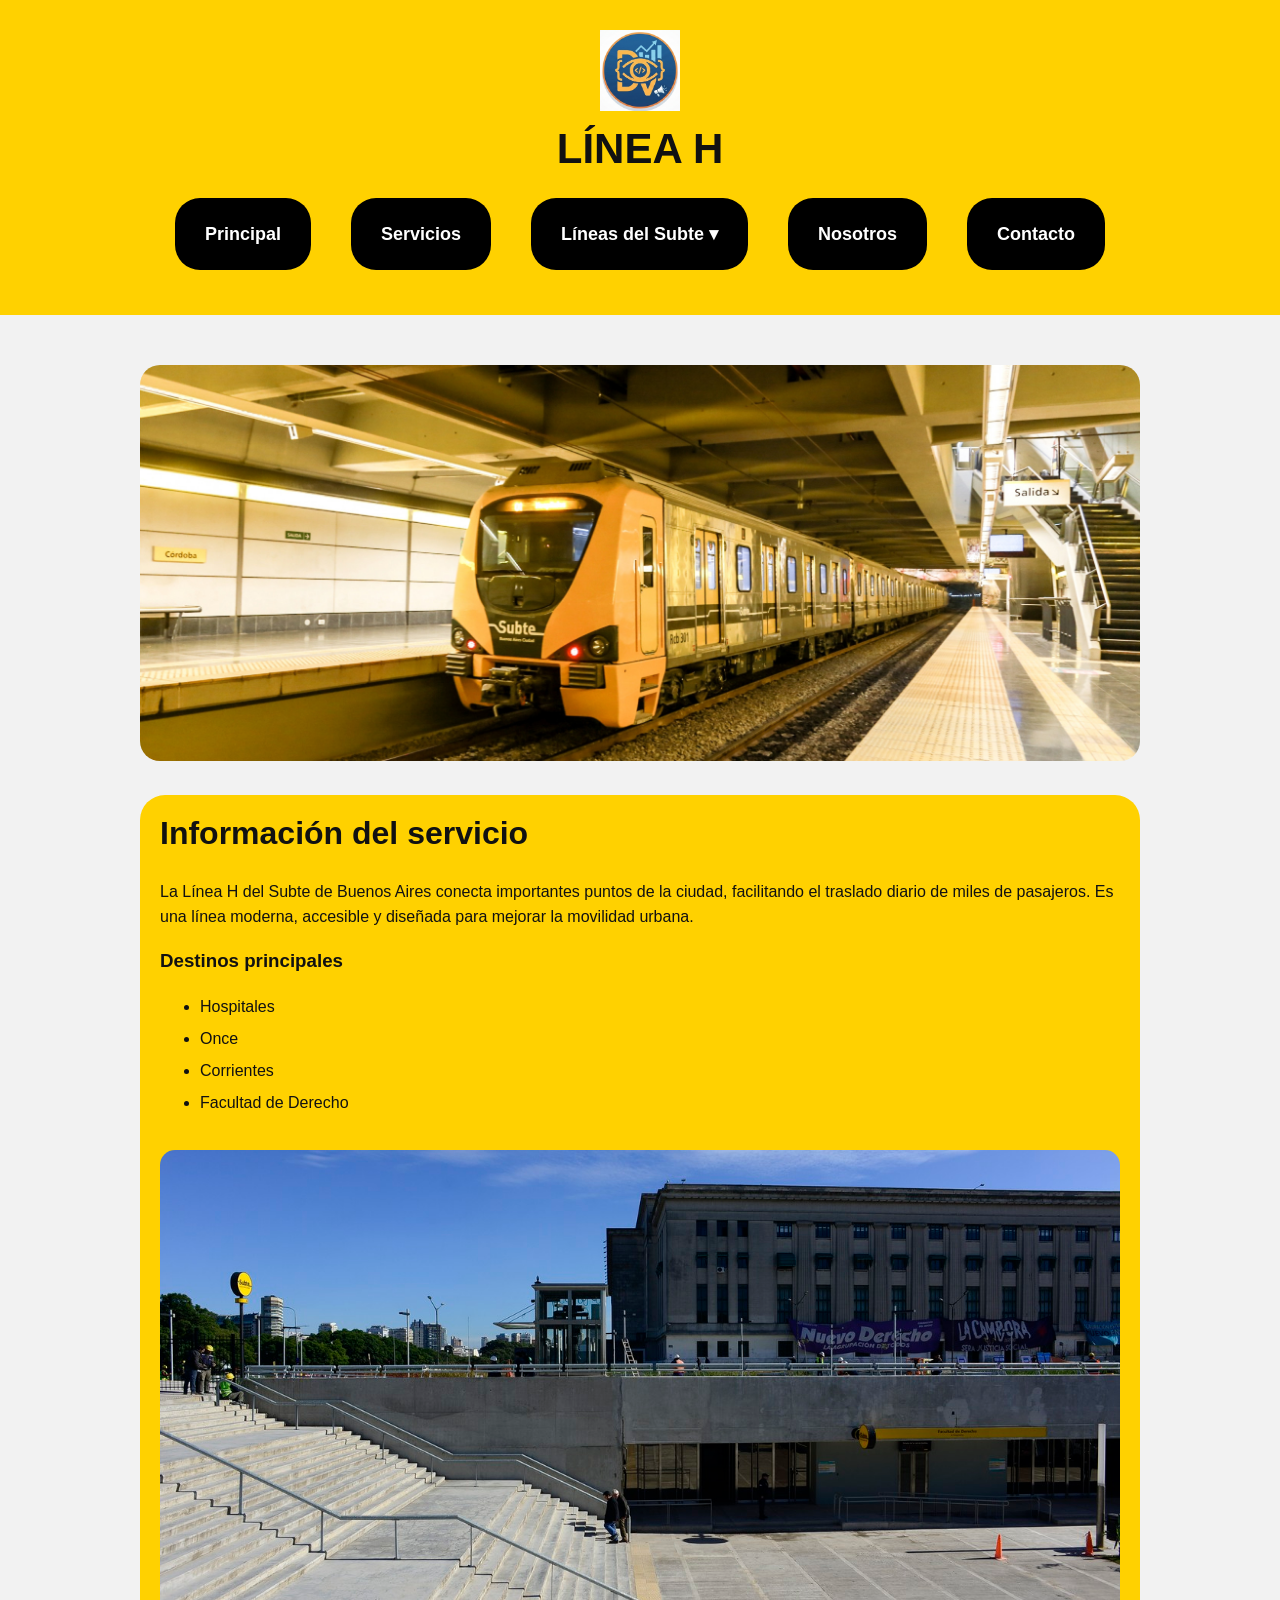
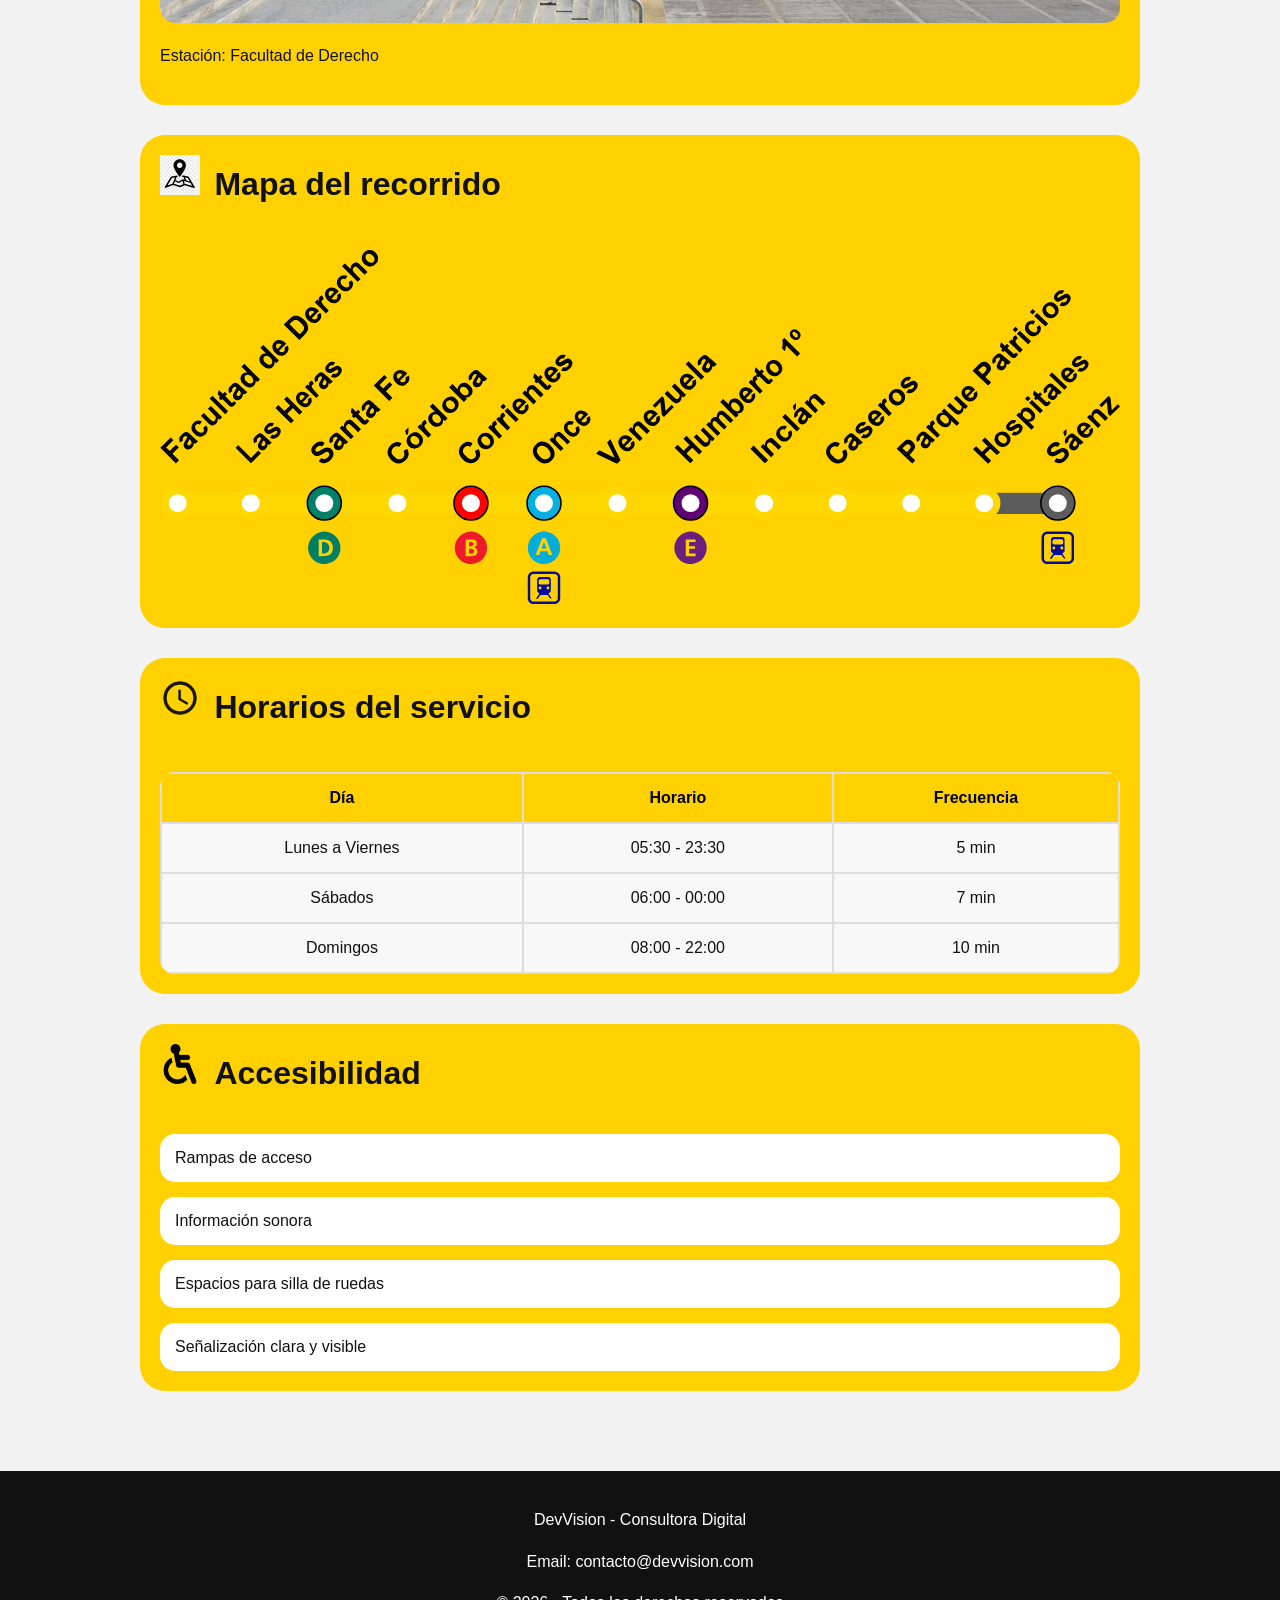
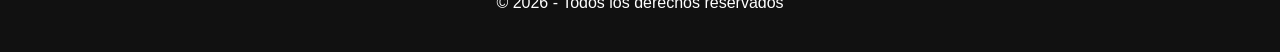
<file: index.html>
<!DOCTYPE html>
<html lang="es">

<head>
    <meta charset="UTF-8">
    <meta name="viewport" content="width=device-width, initial-scale=1.0">
    <title>Línea H - Subte Buenos Aires</title>

    <link rel="stylesheet" href="Estilossubte/lineah.css">
</head>

<body>

    <header>

        <div class="header-box">
            <img src="imagenessubte/devvision.png" alt="Logo Subte" class="logo-subte">

            <h1>LÍNEA H</h1>

      <nav class="menu-navegacion">

    <input type="checkbox" id="menu">

    <label for="menu" class="menuhamburguesa"> ☰ </label>

    <ul>

        <li>
            <a href="https://santiago414.github.io/PaginaPrincipalSubte/">Principal</a>
        </li>

        <li>
            <a href="">Servicios</a>
        </li>

        <li class="dropdown">

            <input type="checkbox" id="check-proyectos">

            <label for="check-proyectos" class="label-proyectos">
                Líneas del Subte ▾
            </label>

            <ul class="submenu">

                <li>
                    <a href="LINK-LINEA-H">
                        Línea H
                    </a>
                </li>

                <li>
                    <a href="https://carlosmarinaro.github.io/LINEA-C/#">
                        Línea C
                    </a>
                </li>

                <li>
                    <a href="https://santiago414.github.io/LineaDpaginaWeb/">
                        Línea D
                    </a>
                </li>

            </ul>

        </li>

        <li>
            <a href="">Nosotros</a>
        </li>

        <li>
            <a href="">Contacto</a>
        </li>

    </ul>

</nav>
    



    </header>

    <main>

        <!-- HERO -->

        <section class="hero">

            <img src="imagenessubte/trenlineah.jpg" alt="Tren Línea H" class="hero-img">

        </section>

        <!-- INFORMACIÓN -->

        <section id="info" class="card">

            <h2>Información del servicio</h2>

            <p>
                La Línea H del Subte de Buenos Aires conecta importantes puntos de la ciudad,
                facilitando el traslado diario de miles de pasajeros. Es una línea moderna,
                accesible y diseñada para mejorar la movilidad urbana.
            </p>

            <div class="info-boxes">

                <div class="info-item">
                    <h3>Destinos principales</h3>

                    <ul>
                        <li>Hospitales</li>
                        <li>Once</li>
                        <li>Corrientes</li>
                        <li>Facultad de Derecho</li>
                    </ul>
                </div>

                <div class="info-item">
                    <img src="imagenessubte/facderecho.jpg" alt="Facultad de Derecho">

                    <p>
                        Estación: Facultad de Derecho
                    </p>
                </div>

            </div>

        </section>

        <!-- MAPA -->

        <section id="mapa" class="card">

            <div class="titulo-icono">
                <img src="imagenessubte/iconomapa.webp" alt="Mapa">
                <h2>Mapa del recorrido</h2>
            </div>

            <img src="imagenessubte/mapalineah.svg" alt="Mapa Línea H" class="mapa-img">

        </section>

        <!-- HORARIOS -->

        <section id="horarios" class="card">

            <div class="titulo-icono">
                <img src="imagenessubte/iconohorarios.png" alt="Horarios">
                <h2>Horarios del servicio</h2>
            </div>

            <table>

                <tr>
                    <th>Día</th>
                    <th>Horario</th>
                    <th>Frecuencia</th>
                </tr>

                <tr>
                    <td>Lunes a Viernes</td>
                    <td>05:30 - 23:30</td>
                    <td>5 min</td>
                </tr>

                <tr>
                    <td>Sábados</td>
                    <td>06:00 - 00:00</td>
                    <td>7 min</td>
                </tr>

                <tr>
                    <td>Domingos</td>
                    <td>08:00 - 22:00</td>
                    <td>10 min</td>
                </tr>

            </table>

        </section>

        <!-- ACCESIBILIDAD -->

        <section id="accesibilidad" class="card">

            <div class="titulo-icono">
                <img src="imagenessubte/logoaccesibilidad.png" alt="Accesibilidad">
                <h2>Accesibilidad</h2>
            </div>

            <div class="accesibilidad-box">

                <div class="acceso-item">
                    Rampas de acceso
                </div>

                <div class="acceso-item">
                    Información sonora
                </div>

                <div class="acceso-item">
                    Espacios para silla de ruedas
                </div>

                <div class="acceso-item">
                    Señalización clara y visible
                </div>

            </div>

        </section>

    </main>

    <footer>


        <p>
            DevVision - Consultora Digital
        </p>
        <P>Email: contacto@devvision.com</P>
        <P>© 2026 - Todos los derechos reservados</P>

    </footer>

</body>

</html>
</file>
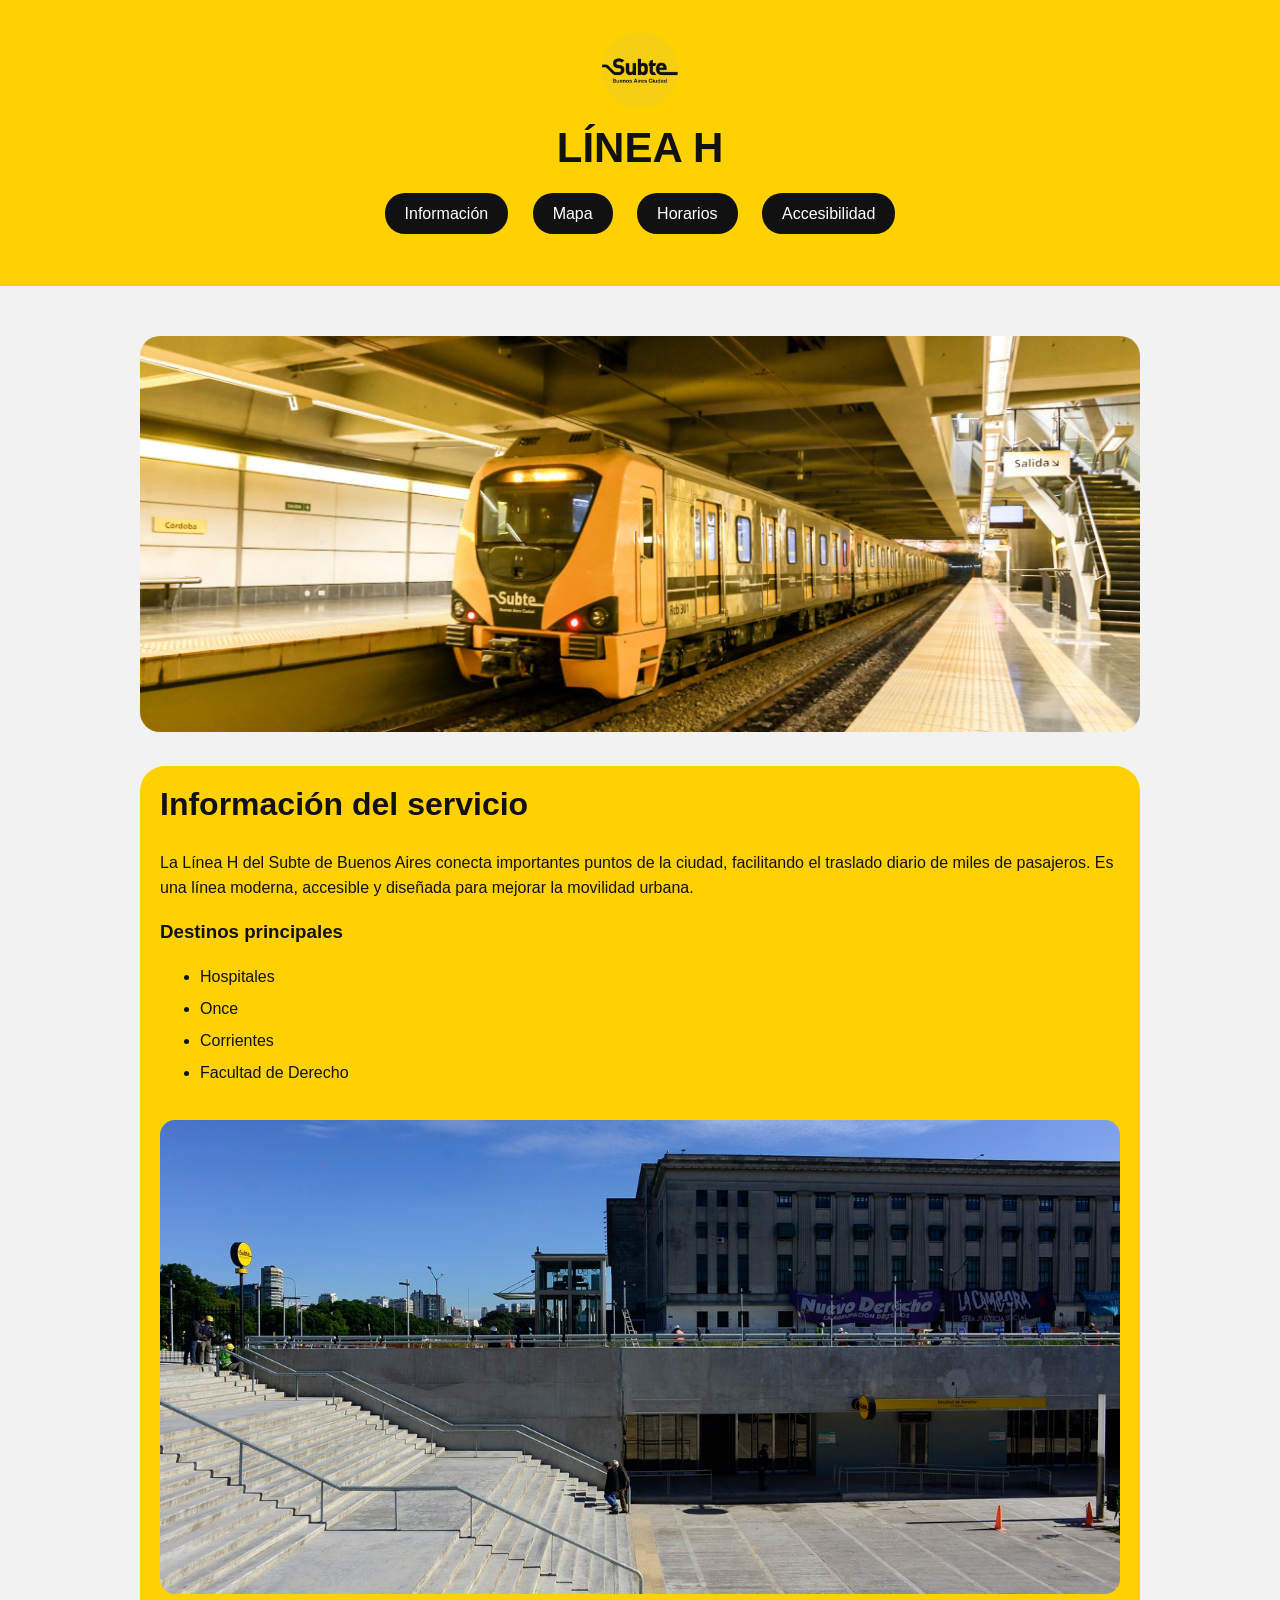
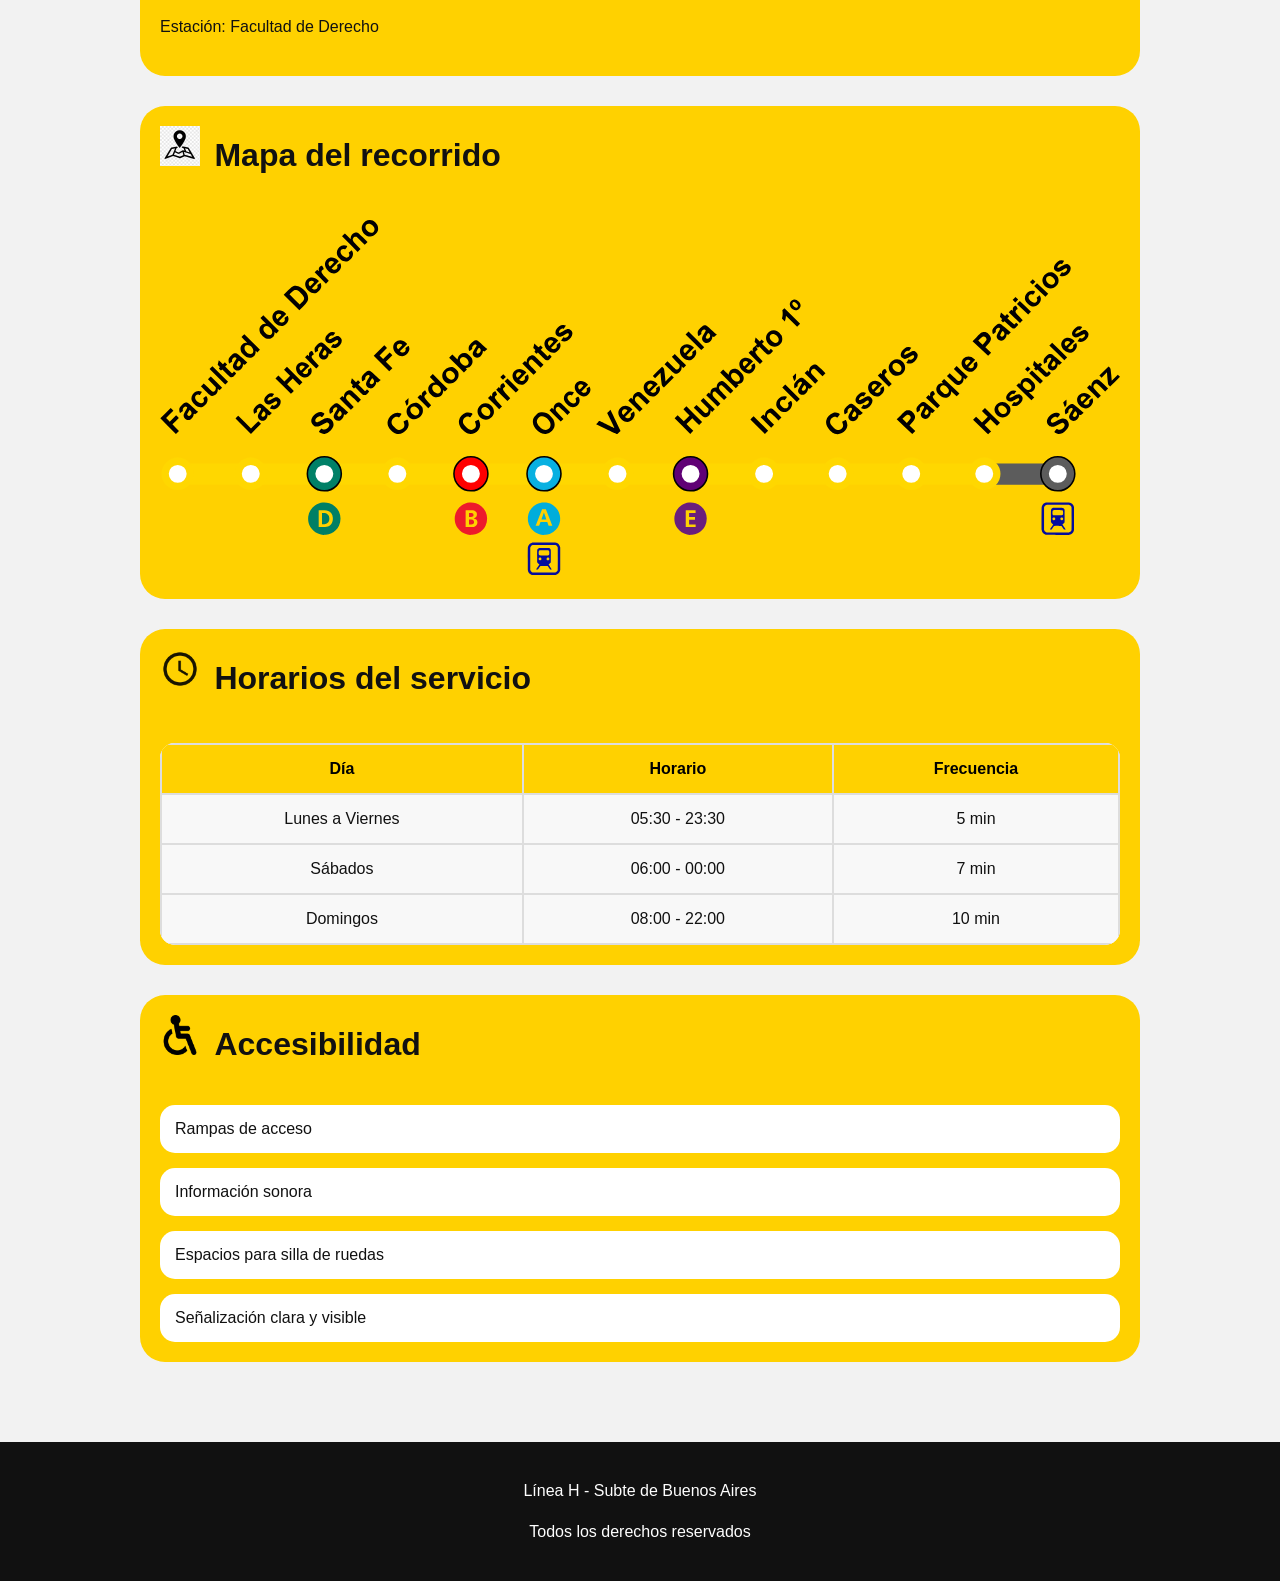
<file: lineah.html>
<!DOCTYPE html>
<html lang="es">

<head>
    <meta charset="UTF-8">
    <meta name="viewport" content="width=device-width, initial-scale=1.0">
    <title>Línea H - Subte Buenos Aires</title>

    <link rel="stylesheet" href="Estilossubte/lineah.css">
</head>

<body>

    <header>

        <div class="header-box">
            <img src="imagenessubte/logosubte.png" alt="Logo Subte" class="logo-subte">

            <h1>LÍNEA H</h1>

        
        </div>

        <nav>
            <ul>
                <li><a href="#info" class="boton">Información</a></li>
                <li><a href="#mapa" class="boton">Mapa</a></li>
                <li><a href="#horarios" class="boton">Horarios</a></li>
                <li><a href="#accesibilidad" class="boton">Accesibilidad</a></li>
            </ul>
        </nav>

    </header>

    <main>

        <!-- HERO -->

        <section class="hero">

            <img src="imagenessubte/trenlineah.jpg" alt="Tren Línea H" class="hero-img">

        </section>

        <!-- INFORMACIÓN -->

        <section id="info" class="card">

            <h2>Información del servicio</h2>

            <p>
                La Línea H del Subte de Buenos Aires conecta importantes puntos de la ciudad,
                facilitando el traslado diario de miles de pasajeros. Es una línea moderna,
                accesible y diseñada para mejorar la movilidad urbana.
            </p>

            <div class="info-boxes">

                <div class="info-item">
                    <h3>Destinos principales</h3>

                    <ul>
                        <li>Hospitales</li>
                        <li>Once</li>
                        <li>Corrientes</li>
                        <li>Facultad de Derecho</li>
                    </ul>
                </div>

                <div class="info-item">
                    <img src="imagenessubte/facderecho.jpg" alt="Facultad de Derecho">

                    <p>
                        Estación: Facultad de Derecho
                    </p>
                </div>

            </div>

        </section>

        <!-- MAPA -->

        <section id="mapa" class="card">

            <div class="titulo-icono">
                <img src="imagenessubte/iconomapa.webp" alt="Mapa">
                <h2>Mapa del recorrido</h2>
            </div>

            <img src="imagenessubte/mapalineah.svg" alt="Mapa Línea H" class="mapa-img">

        </section>

        <!-- HORARIOS -->

        <section id="horarios" class="card">

            <div class="titulo-icono">
                <img src="imagenessubte/iconohorarios.png" alt="Horarios">
                <h2>Horarios del servicio</h2>
            </div>

            <table>

                <tr>
                    <th>Día</th>
                    <th>Horario</th>
                    <th>Frecuencia</th>
                </tr>

                <tr>
                    <td>Lunes a Viernes</td>
                    <td>05:30 - 23:30</td>
                    <td>5 min</td>
                </tr>

                <tr>
                    <td>Sábados</td>
                    <td>06:00 - 00:00</td>
                    <td>7 min</td>
                </tr>

                <tr>
                    <td>Domingos</td>
                    <td>08:00 - 22:00</td>
                    <td>10 min</td>
                </tr>

            </table>

        </section>

        <!-- ACCESIBILIDAD -->

        <section id="accesibilidad" class="card">

            <div class="titulo-icono">
                <img src="imagenessubte/logoaccesibilidad.png" alt="Accesibilidad">
                <h2>Accesibilidad</h2>
            </div>

            <div class="accesibilidad-box">

                <div class="acceso-item">
                    Rampas de acceso
                </div>

                <div class="acceso-item">
                    Información sonora
                </div>

                <div class="acceso-item">
                    Espacios para silla de ruedas
                </div>

                <div class="acceso-item">
                    Señalización clara y visible
                </div>

            </div>

        </section>

    </main>

    <footer>

        <p>
            Línea H - Subte de Buenos Aires
        </p>

        <p>
            Todos los derechos reservados
        </p>

    </footer>

</body>

</html>
</file>
<file: Estilossubte/lineah.css>
body {
    margin: 0;
    background-color: #f2f2f2;
    color: #111111;
    font-family: Arial, Helvetica, sans-serif;
}


header {
    background-color: #FFD100;
    text-align: center;
    padding: 30px 20px;
}

.logo-subte {
    width: 80px;
}

header h1 {
    font-size: 42px;
    margin-top: 10px;
    margin-bottom: 10px;
}

header p {
    font-size: 18px;
    margin-bottom: 25px;
}


nav ul {
    list-style: none;
    padding: 0;
}

nav li {
    display: inline-block;
    margin: 10px;
}

nav a {
    background-color: #111111;
    color: white;
    text-decoration: none;
    padding: 12px 20px;
    border-radius: 20px;
}


main {
    max-width: 1000px;
    margin: 30px auto;
    padding: 20px;
}


.hero-img {
    width: 100%;
    border-radius: 20px;
    margin-bottom: 30px;
}


.card {
    background-color: #FFD100;
    padding: 20px;
    border-radius: 25px;
    margin-bottom: 30px;
}

.card-contenido {
    background-color: white;
    padding: 25px;
    border-radius: 20px;
    color: #222222;

}


h2 {
    font-size: 32px;
    margin-top: 0;
}

h3 {
    margin-top: 20px;
}


p {
    line-height: 1.6;
}


ul {
    line-height: 2;
}


.info-item img {
    width: 100%;
    border-radius: 15px;
    margin-top: 15px;
}

.mapa-img {
    width: 100%;
    border-radius: 15px;
    margin-top: 20px;
}


.titulo-icono img {
    width: 40px;
}

.titulo-icono h2 {
    display: inline-block;
    margin-left: 10px;
}


table {
    width: 100%;
    margin-top: 20px;
    border-collapse: collapse;
    background-color: white;
    border-radius: 15px;
    overflow: hidden;
}

th {
    background-color: #FFD100;
    color: black;
    padding: 15px;
    border: 2px solid #dddddd;
}

td {
    padding: 15px;
    border: 2px solid #dddddd;
    background-color: #f8f8f8;
}

th,
td {
    text-align: center;
}


.acceso-item {
    background-color: white;
    padding: 15px;
    border-radius: 15px;
    margin-top: 15px;
}


footer {
    background-color: #111111;
    color: white;
    text-align: center;
    padding: 20px;
}


@media (max-width: 700px) {

    nav li {
        display: block;
        margin: 15px 0;
    }

    header h1 {
        font-size: 30px;
    }

    h2 {
        font-size: 24px;
    }

    .hero-img {
        width: 100%;
    }

    table {
        font-size: 14px;
    }

}

#menu {
    display: none;
}

#check-proyectos {
    display: none;
}

/* MENU NORMAL */

.menu-navegacion > ul {

    display: flex;

    justify-content: center;

    position: relative;

    list-style: none;

    padding: 5px 0;

    margin: 0;

    gap: 20px;
}

/* BOTONES */

.menu-navegacion ul li a,
.label-proyectos {

    display: block;

    background-color: black;

    color: white;

    text-decoration: none;

    padding: 18px 30px;

    border-radius: 25px;

    font-family: Arial, Helvetica, sans-serif;

    font-size: 18px;

    font-weight: bold;

    cursor: pointer;
}

/* SUBMENU */

.dropdown {
    position: relative;
}

.submenu {

    display: none;

    position: absolute;

    top: 100%;

    left: 0;

    background-color: #016195;

    min-width: 200px;

    border-radius: 20px;

    padding: 10px;

    z-index: 1000;

    list-style: none;
}

#check-proyectos:checked ~ .submenu {
    display: block;
}

.submenu li {
    margin: 10px 0;
}

.submenu li a {

    background-color: black;

    border-radius: 20px;

    text-align: center;

    padding: 15px;
}

/* HAMBURGUESA */

.menuhamburguesa {
    display: none;
}

/* RESPONSIVE */

@media all and (max-width: 1060px) {

    .menuhamburguesa {

        display: block;

        width: 45px;
        height: 45px;

        line-height: 45px;

        text-align: center;

        background-color: black;

        color: white;

        border-radius: 10px;

        font-size: 25px;

        font-weight: bold;

        cursor: pointer;

        margin: 20px auto;
    }

    .menu-navegacion > ul {

        display: none;

        flex-direction: column;

        align-items: center;

        margin-top: 20px;
    }

    #menu:checked ~ ul {
        display: flex;
    }

    .submenu {

        position: relative;

        top: 10px;

        width: 100%;
    }
}
</file>
